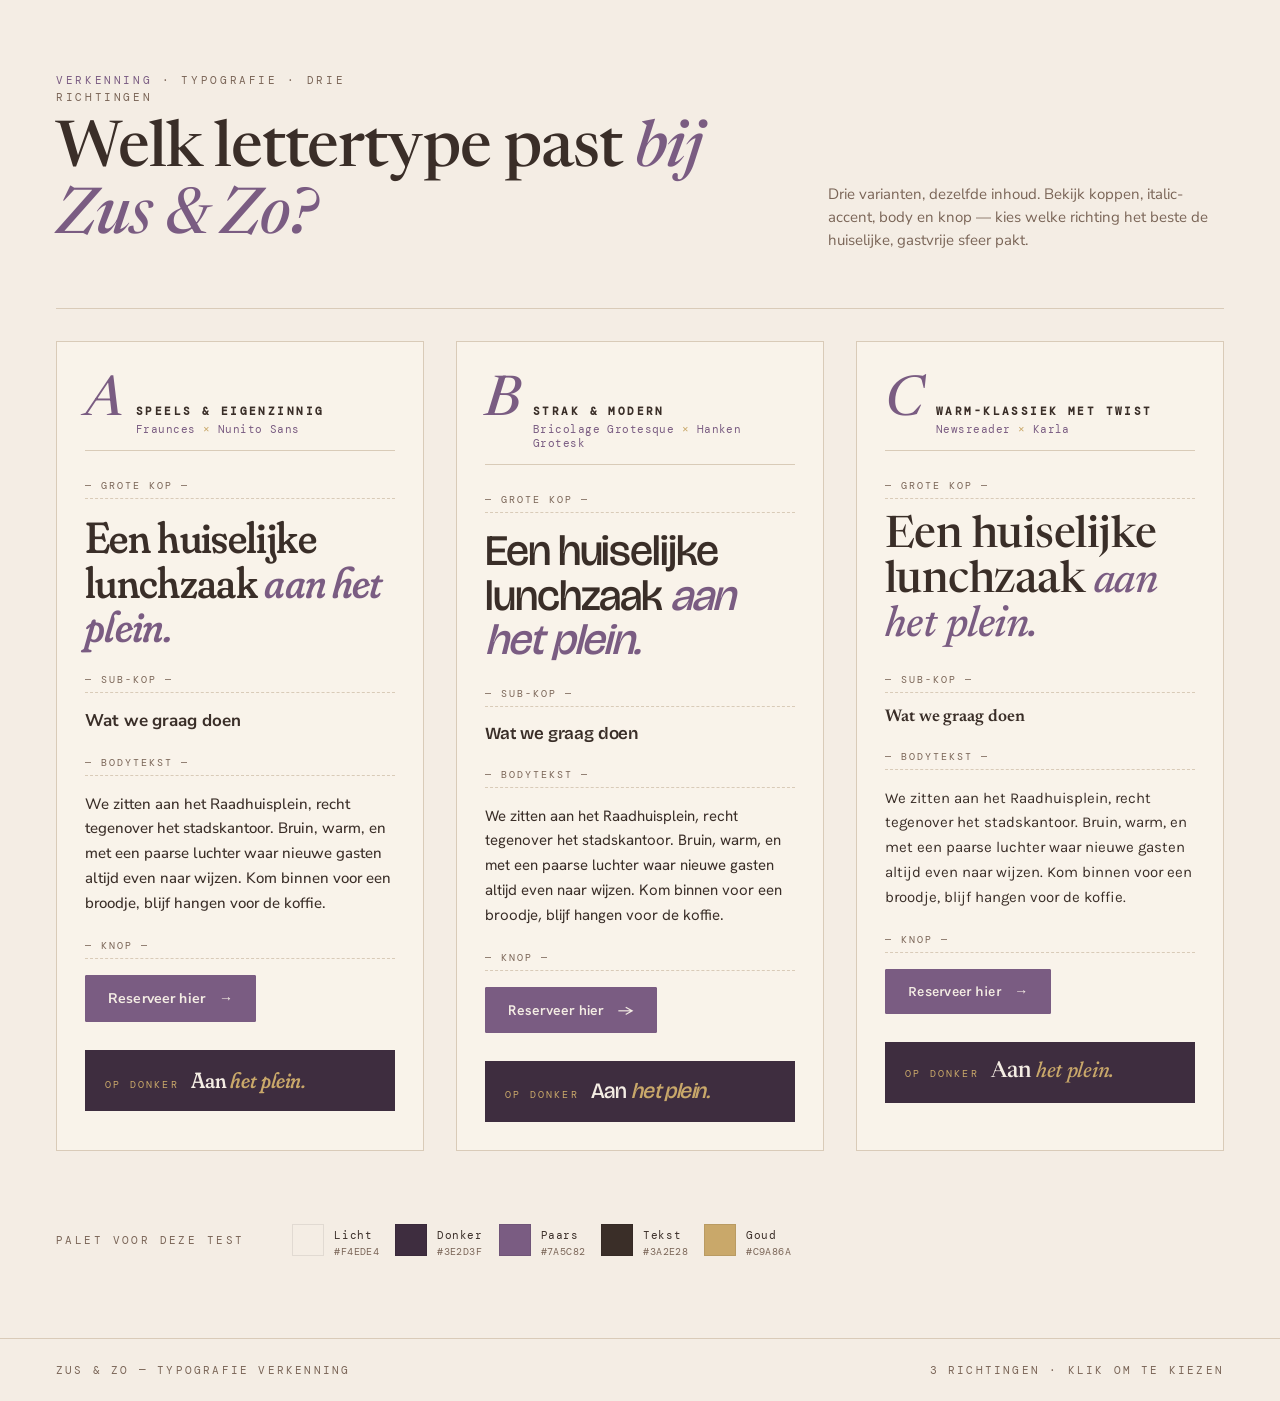
<file: project/Typografie Verkenning.html>
<!doctype html>
<html lang="nl">
<head>
<meta charset="utf-8" />
<meta name="viewport" content="width=device-width, initial-scale=1" />
<title>Typografie verkenning · Zus & Zo</title>
<link rel="preconnect" href="https://fonts.googleapis.com">
<link rel="preconnect" href="https://fonts.gstatic.com" crossorigin>
<link rel="stylesheet" href="https://fonts.googleapis.com/css2?family=Fraunces:ital,opsz,wght@0,9..144,400;0,9..144,500;0,9..144,600;0,9..144,700;1,9..144,400;1,9..144,500;1,9..144,600&family=Nunito+Sans:ital,wght@0,400;0,500;0,600;0,700;1,400;1,500&family=Bricolage+Grotesque:opsz,wght@12..96,400;12..96,500;12..96,600;12..96,700&family=Hanken+Grotesk:ital,wght@0,400;0,500;0,600;0,700;1,400&family=Newsreader:ital,opsz,wght@0,6..72,400;0,6..72,500;0,6..72,600;0,6..72,700;1,6..72,400;1,6..72,500;1,6..72,600&family=Karla:ital,wght@0,400;0,500;0,600;0,700;1,400;1,500&family=DM+Mono:wght@400;500&display=swap" rel="stylesheet">
<style>
  /* =========================================================
     Palette (from the brief)
     ========================================================= */
  :root {
    --bg-light: #F4EDE4;
    --bg-dark: #3E2D3F;
    --purple: #7A5C82;
    --text: #3A2E28;
    --text-mute: #7A6557;
    --gold: #C9A86A;
    --line: #D9CBB8;
    --card: #F9F3EA;
    --mono: "DM Mono", ui-monospace, monospace;
  }
  * { box-sizing: border-box; }
  html, body { margin: 0; padding: 0; }
  body {
    background: var(--bg-light);
    color: var(--text);
    font-family: "Nunito Sans", system-ui, sans-serif;
    -webkit-font-smoothing: antialiased;
    text-rendering: optimizeLegibility;
  }

  /* =========================================================
     Page chrome
     ========================================================= */
  .page-head {
    padding: 56px 32px 24px;
    max-width: 1480px; margin: 0 auto;
    display: grid; gap: 24px;
    grid-template-columns: 1fr;
  }
  @media (min-width: 900px) {
    .page-head { grid-template-columns: 1fr auto; align-items: end; padding: 72px 56px 32px; }
  }
  .page-head .crumb {
    font-family: var(--mono);
    font-size: 11px; letter-spacing: 0.24em; text-transform: uppercase;
    color: var(--text-mute);
    margin: 0 0 12px;
  }
  .page-head .crumb .a { color: var(--purple); }
  .page-head h1 {
    font-family: "Newsreader", Georgia, serif;
    font-weight: 500;
    font-size: clamp(36px, 5vw, 64px);
    line-height: 1.05;
    letter-spacing: -0.015em;
    margin: 0;
    color: var(--text);
  }
  .page-head h1 .em {
    font-style: italic; color: var(--purple); font-weight: 500;
  }
  .page-head p {
    font-size: 15px; color: var(--text-mute);
    max-width: 44ch; line-height: 1.55; margin: 0;
  }

  hr.rule {
    border: 0; height: 1px; background: var(--line);
    margin: 24px 32px 0; max-width: 1480px;
  }
  @media (min-width: 900px) { hr.rule { margin: 24px 56px 0; } }

  /* =========================================================
     Compare grid (3 columns desktop, stacks on mobile)
     ========================================================= */
  .compare {
    max-width: 1480px;
    margin: 0 auto;
    padding: 32px;
    display: grid; gap: 24px;
    grid-template-columns: 1fr;
  }
  @media (min-width: 900px) {
    .compare { grid-template-columns: 1fr 1fr 1fr; gap: 24px; padding: 32px 56px; }
  }
  @media (min-width: 1200px) {
    .compare { gap: 32px; }
  }

  .variant {
    background: var(--card);
    border: 1px solid var(--line);
    padding: 32px 28px 28px;
    display: flex; flex-direction: column;
    min-height: 100%;
    position: relative;
  }
  .variant-head {
    display: flex; align-items: baseline;
    gap: 12px;
    padding-bottom: 14px;
    border-bottom: 1px solid var(--line);
    margin-bottom: 28px;
  }
  .variant-letter {
    font-family: "Newsreader", serif;
    font-style: italic; font-weight: 500;
    font-size: 56px; line-height: 1;
    color: var(--purple);
  }
  .variant-meta { flex: 1; }
  .variant-name {
    font-family: var(--mono);
    font-size: 11px; letter-spacing: 0.22em; text-transform: uppercase;
    color: var(--text-mute);
    margin: 0 0 4px;
  }
  .variant-name b { color: var(--text); font-weight: 600; }
  .variant-sub {
    font-family: var(--mono);
    font-size: 11px; letter-spacing: 0.04em;
    color: var(--purple);
    margin: 0;
  }
  .variant-sub .pair { color: var(--gold); }

  /* Sample blocks — each variant overrides these */
  .sample {
    display: flex; flex-direction: column;
    gap: 24px;
  }
  .sample h2 {
    font-size: clamp(32px, 3.4vw, 44px);
    line-height: 1.02;
    letter-spacing: -0.015em;
    margin: 0;
    color: var(--text);
  }
  .sample h2 .em {
    font-style: italic;
    color: var(--purple);
  }
  .sample h3 {
    font-size: 17px;
    letter-spacing: 0;
    margin: 0;
    color: var(--text);
  }
  .sample p {
    font-size: 15px;
    line-height: 1.65;
    color: var(--text);
    margin: 0;
    max-width: 38ch;
  }
  .sample .body-note {
    font-family: var(--mono);
    font-size: 10px;
    letter-spacing: 0.2em; text-transform: uppercase;
    color: var(--text-mute);
    padding-bottom: 6px;
    border-bottom: 1px dashed var(--line);
    margin-bottom: -8px;
  }
  .sample button {
    align-self: flex-start;
    background: var(--purple);
    color: #F4EDE4;
    border: 1px solid var(--purple);
    padding: 13px 22px;
    font-size: 14px;
    cursor: pointer;
    transition: background 0.15s;
    border-radius: 1px;
  }
  .sample button:hover { background: #5e4566; }
  .sample button .arr {
    margin-left: 10px; display: inline-block;
    transition: transform 0.2s;
  }
  .sample button:hover .arr { transform: translateX(3px); }

  /* Small dark-bg preview row at bottom — same heading on dark */
  .dark-preview {
    margin-top: 28px;
    padding: 18px 20px;
    background: var(--bg-dark);
    color: #E8DFD3;
    display: flex; align-items: baseline; gap: 12px;
    flex-wrap: wrap;
  }
  .dark-preview .label {
    font-family: var(--mono); font-size: 10px;
    letter-spacing: 0.22em; text-transform: uppercase;
    color: var(--gold);
  }
  .dark-preview .heading {
    font-size: 22px;
    line-height: 1.1;
    color: #F4EDE4;
    letter-spacing: -0.005em;
  }
  .dark-preview .heading .em {
    font-style: italic; color: var(--gold);
  }

  /* =========================================================
     VARIANT A — Speels & eigenzinnig
     Fraunces (display, soft optical) + Nunito Sans (friendly)
     ========================================================= */
  .v-a .sample h2,
  .v-a .dark-preview .heading {
    font-family: "Fraunces", "Cormorant Garamond", serif;
    font-weight: 500;
    font-variation-settings: "opsz" 144, "SOFT" 100, "WONK" 1;
  }
  .v-a .sample h2 .em,
  .v-a .dark-preview .heading .em {
    font-style: italic;
    font-variation-settings: "opsz" 144, "SOFT" 100, "WONK" 1;
  }
  .v-a .sample h3 {
    font-family: "Nunito Sans", sans-serif;
    font-weight: 700;
    letter-spacing: -0.005em;
  }
  .v-a .sample p,
  .v-a .sample button {
    font-family: "Nunito Sans", sans-serif;
    font-weight: 500;
  }
  .v-a .sample button { font-weight: 700; letter-spacing: 0.01em; }
  .v-a .dark-preview .label { font-family: var(--mono); }

  /* =========================================================
     VARIANT B — Strak & modern
     Bricolage Grotesque (display) + Hanken Grotesk (body)
     ========================================================= */
  .v-b .sample h2,
  .v-b .dark-preview .heading {
    font-family: "Bricolage Grotesque", "Inter", sans-serif;
    font-weight: 500;
    font-variation-settings: "opsz" 96, "wdth" 100;
    letter-spacing: -0.025em;
  }
  .v-b .sample h2 .em,
  .v-b .dark-preview .heading .em {
    font-style: italic;
    font-weight: 500;
    color: var(--purple);
    font-variation-settings: "opsz" 96, "wdth" 100;
  }
  .v-b .dark-preview .heading .em { color: var(--gold); }
  .v-b .sample h3 {
    font-family: "Bricolage Grotesque", sans-serif;
    font-weight: 600;
    letter-spacing: -0.01em;
  }
  .v-b .sample p,
  .v-b .sample button {
    font-family: "Hanken Grotesk", sans-serif;
    font-weight: 400;
  }
  .v-b .sample button { font-weight: 600; }

  /* =========================================================
     VARIANT C — Warm-klassiek met twist
     Newsreader (transitional w/ playful italic) + Karla
     ========================================================= */
  .v-c .sample h2,
  .v-c .dark-preview .heading {
    font-family: "Newsreader", "EB Garamond", Georgia, serif;
    font-weight: 500;
    font-variation-settings: "opsz" 72;
    letter-spacing: -0.012em;
  }
  .v-c .sample h2 .em,
  .v-c .dark-preview .heading .em {
    font-style: italic;
    font-weight: 500;
    font-variation-settings: "opsz" 24;
  }
  .v-c .sample h3 {
    font-family: "Newsreader", serif;
    font-weight: 600;
    letter-spacing: -0.005em;
  }
  .v-c .sample p,
  .v-c .sample button {
    font-family: "Karla", sans-serif;
    font-weight: 400;
  }
  .v-c .sample button { font-weight: 600; letter-spacing: 0.02em; }

  /* =========================================================
     Bottom — palette swatch row for reference
     ========================================================= */
  .palette {
    max-width: 1480px;
    margin: 0 auto;
    padding: 40px 32px 80px;
    display: grid;
    grid-template-columns: 1fr;
    gap: 24px;
    align-items: center;
  }
  @media (min-width: 900px) {
    .palette { grid-template-columns: auto 1fr; padding: 40px 56px 80px; gap: 48px; }
  }
  .palette-label {
    font-family: var(--mono);
    font-size: 11px;
    letter-spacing: 0.22em;
    text-transform: uppercase;
    color: var(--text-mute);
  }
  .swatches {
    display: flex; gap: 16px; flex-wrap: wrap;
  }
  .swatch {
    display: flex; align-items: center; gap: 10px;
  }
  .swatch .chip {
    width: 32px; height: 32px;
    border: 1px solid rgba(0,0,0,0.08);
    flex-shrink: 0;
  }
  .swatch .name {
    font-family: var(--mono); font-size: 11px;
    letter-spacing: 0.05em; color: var(--text);
  }
  .swatch .hex {
    font-family: var(--mono); font-size: 10px;
    letter-spacing: 0.04em; color: var(--text-mute);
    display: block;
  }

  /* Footer */
  .foot {
    border-top: 1px solid var(--line);
    padding: 24px 32px;
    max-width: 1480px;
    margin: 0 auto;
    display: flex; justify-content: space-between;
    font-family: var(--mono); font-size: 11px;
    letter-spacing: 0.2em; text-transform: uppercase;
    color: var(--text-mute);
  }
  @media (min-width: 900px) { .foot { padding: 24px 56px; } }
</style>
</head>
<body>
  <header class="page-head">
    <div>
      <p class="crumb"><span class="a">Verkenning</span> · Typografie · drie richtingen</p>
      <h1>Welk lettertype past <span class="em">bij Zus &amp; Zo?</span></h1>
    </div>
    <p>
      Drie varianten, dezelfde inhoud. Bekijk koppen, italic-accent, body en knop —
      kies welke richting het beste de huiselijke, gastvrije sfeer pakt.
    </p>
  </header>
  <hr class="rule" />

  <section class="compare">
    <!-- ==============================================
         VARIANT A — Speels & eigenzinnig
         ============================================== -->
    <article class="variant v-a">
      <div class="variant-head">
        <span class="variant-letter">A</span>
        <div class="variant-meta">
          <p class="variant-name"><b>Speels &amp; eigenzinnig</b></p>
          <p class="variant-sub">Fraunces <span class="pair">×</span> Nunito Sans</p>
        </div>
      </div>

      <div class="sample">
        <span class="body-note">— Grote kop —</span>
        <h2>
          Een huiselijke<br/>
          lunchzaak <span class="em">aan het plein.</span>
        </h2>

        <span class="body-note">— Sub-kop —</span>
        <h3>Wat we graag doen</h3>

        <span class="body-note">— Bodytekst —</span>
        <p>
          We zitten aan het Raadhuisplein, recht tegenover het stadskantoor.
          Bruin, warm, en met een paarse luchter waar nieuwe gasten altijd
          even naar wijzen. Kom binnen voor een broodje, blijf hangen voor
          de koffie.
        </p>

        <span class="body-note">— Knop —</span>
        <button type="button">Reserveer hier <span class="arr">→</span></button>
      </div>

      <div class="dark-preview">
        <span class="label">Op donker</span>
        <span class="heading">Aan <span class="em">het plein.</span></span>
      </div>
    </article>

    <!-- ==============================================
         VARIANT B — Strak & modern
         ============================================== -->
    <article class="variant v-b">
      <div class="variant-head">
        <span class="variant-letter">B</span>
        <div class="variant-meta">
          <p class="variant-name"><b>Strak &amp; modern</b></p>
          <p class="variant-sub">Bricolage Grotesque <span class="pair">×</span> Hanken Grotesk</p>
        </div>
      </div>

      <div class="sample">
        <span class="body-note">— Grote kop —</span>
        <h2>
          Een huiselijke<br/>
          lunchzaak <span class="em">aan het plein.</span>
        </h2>

        <span class="body-note">— Sub-kop —</span>
        <h3>Wat we graag doen</h3>

        <span class="body-note">— Bodytekst —</span>
        <p>
          We zitten aan het Raadhuisplein, recht tegenover het stadskantoor.
          Bruin, warm, en met een paarse luchter waar nieuwe gasten altijd
          even naar wijzen. Kom binnen voor een broodje, blijf hangen voor
          de koffie.
        </p>

        <span class="body-note">— Knop —</span>
        <button type="button">Reserveer hier <span class="arr">→</span></button>
      </div>

      <div class="dark-preview">
        <span class="label">Op donker</span>
        <span class="heading">Aan <span class="em">het plein.</span></span>
      </div>
    </article>

    <!-- ==============================================
         VARIANT C — Warm-klassiek met twist
         ============================================== -->
    <article class="variant v-c">
      <div class="variant-head">
        <span class="variant-letter">C</span>
        <div class="variant-meta">
          <p class="variant-name"><b>Warm-klassiek met twist</b></p>
          <p class="variant-sub">Newsreader <span class="pair">×</span> Karla</p>
        </div>
      </div>

      <div class="sample">
        <span class="body-note">— Grote kop —</span>
        <h2>
          Een huiselijke<br/>
          lunchzaak <span class="em">aan het plein.</span>
        </h2>

        <span class="body-note">— Sub-kop —</span>
        <h3>Wat we graag doen</h3>

        <span class="body-note">— Bodytekst —</span>
        <p>
          We zitten aan het Raadhuisplein, recht tegenover het stadskantoor.
          Bruin, warm, en met een paarse luchter waar nieuwe gasten altijd
          even naar wijzen. Kom binnen voor een broodje, blijf hangen voor
          de koffie.
        </p>

        <span class="body-note">— Knop —</span>
        <button type="button">Reserveer hier <span class="arr">→</span></button>
      </div>

      <div class="dark-preview">
        <span class="label">Op donker</span>
        <span class="heading">Aan <span class="em">het plein.</span></span>
      </div>
    </article>
  </section>

  <div class="palette">
    <span class="palette-label">Palet voor deze test</span>
    <div class="swatches">
      <div class="swatch">
        <div class="chip" style="background:#F4EDE4"></div>
        <div><span class="name">Licht</span><span class="hex">#F4EDE4</span></div>
      </div>
      <div class="swatch">
        <div class="chip" style="background:#3E2D3F"></div>
        <div><span class="name">Donker</span><span class="hex">#3E2D3F</span></div>
      </div>
      <div class="swatch">
        <div class="chip" style="background:#7A5C82"></div>
        <div><span class="name">Paars</span><span class="hex">#7A5C82</span></div>
      </div>
      <div class="swatch">
        <div class="chip" style="background:#3A2E28"></div>
        <div><span class="name">Tekst</span><span class="hex">#3A2E28</span></div>
      </div>
      <div class="swatch">
        <div class="chip" style="background:#C9A86A"></div>
        <div><span class="name">Goud</span><span class="hex">#C9A86A</span></div>
      </div>
    </div>
  </div>

  <div class="foot">
    <span>Zus &amp; Zo — Typografie verkenning</span>
    <span>3 richtingen · klik om te kiezen</span>
  </div>
</body>
</html>
</file>
